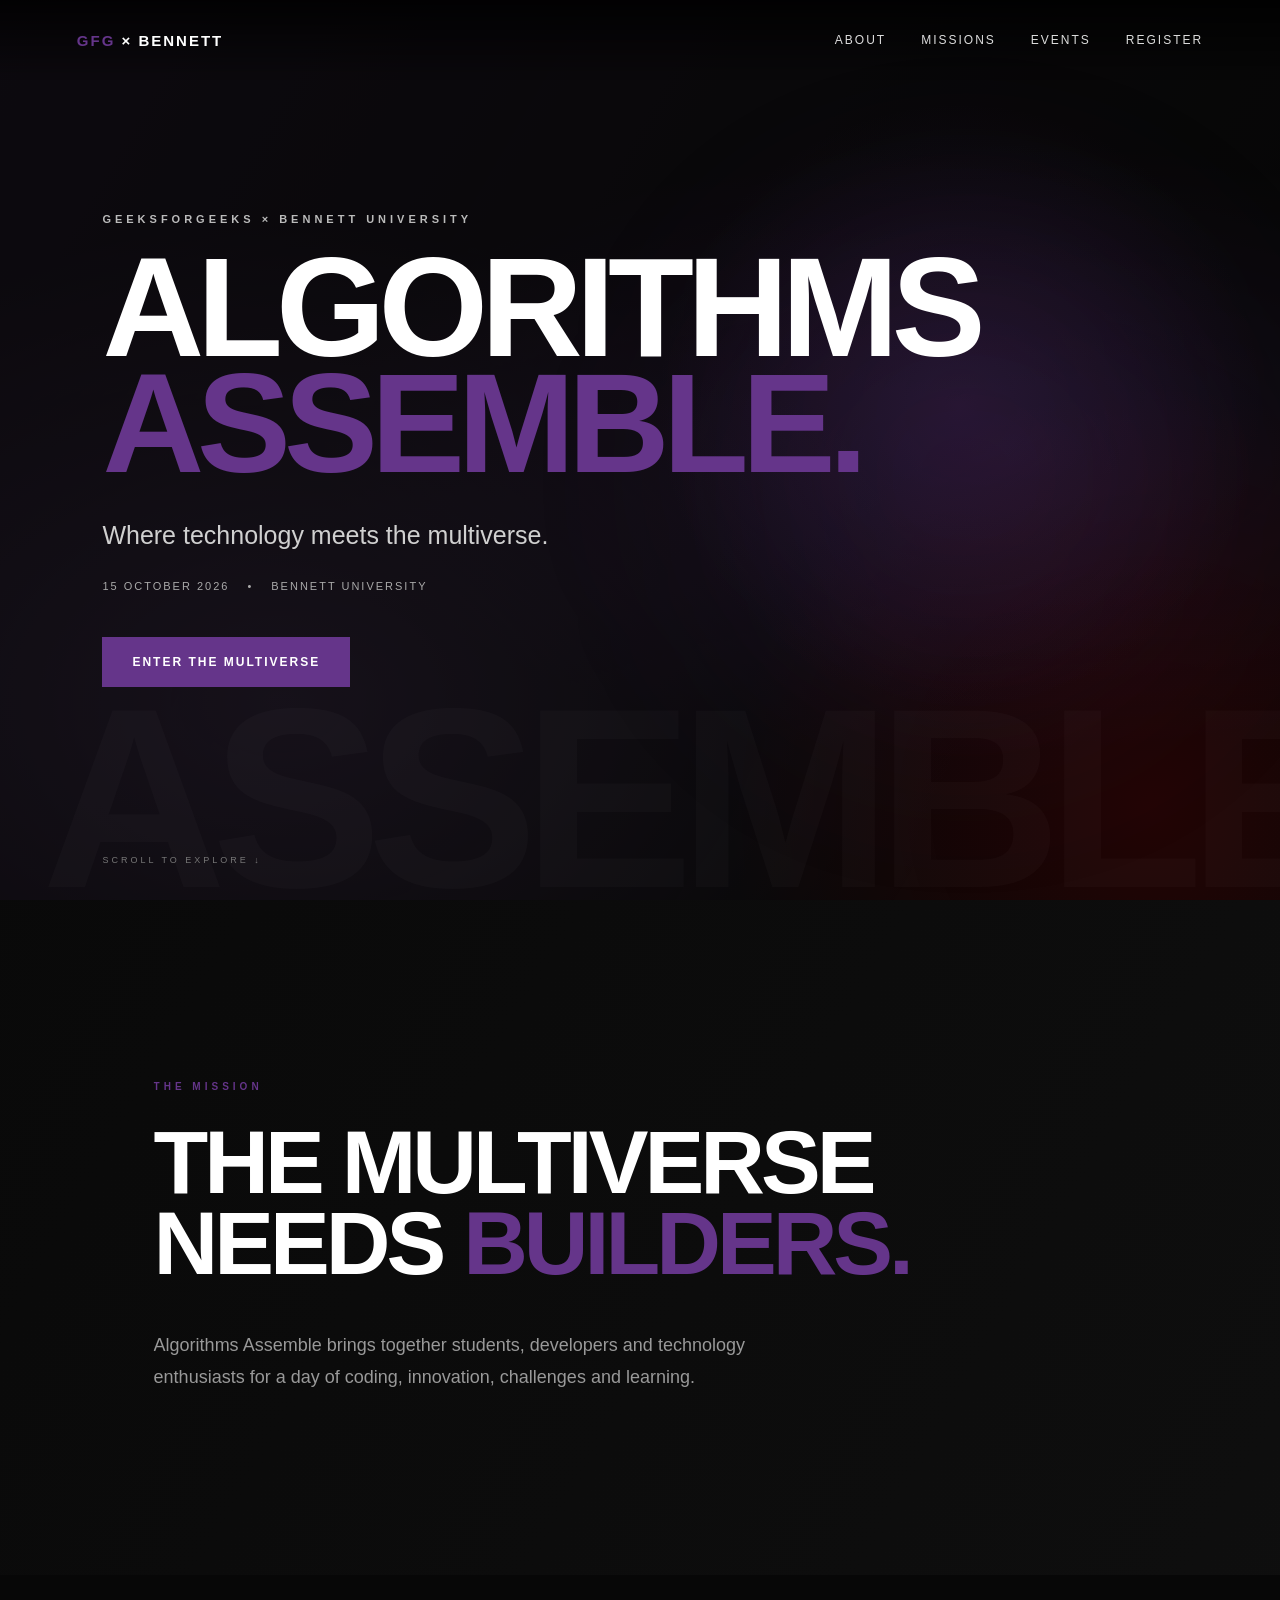
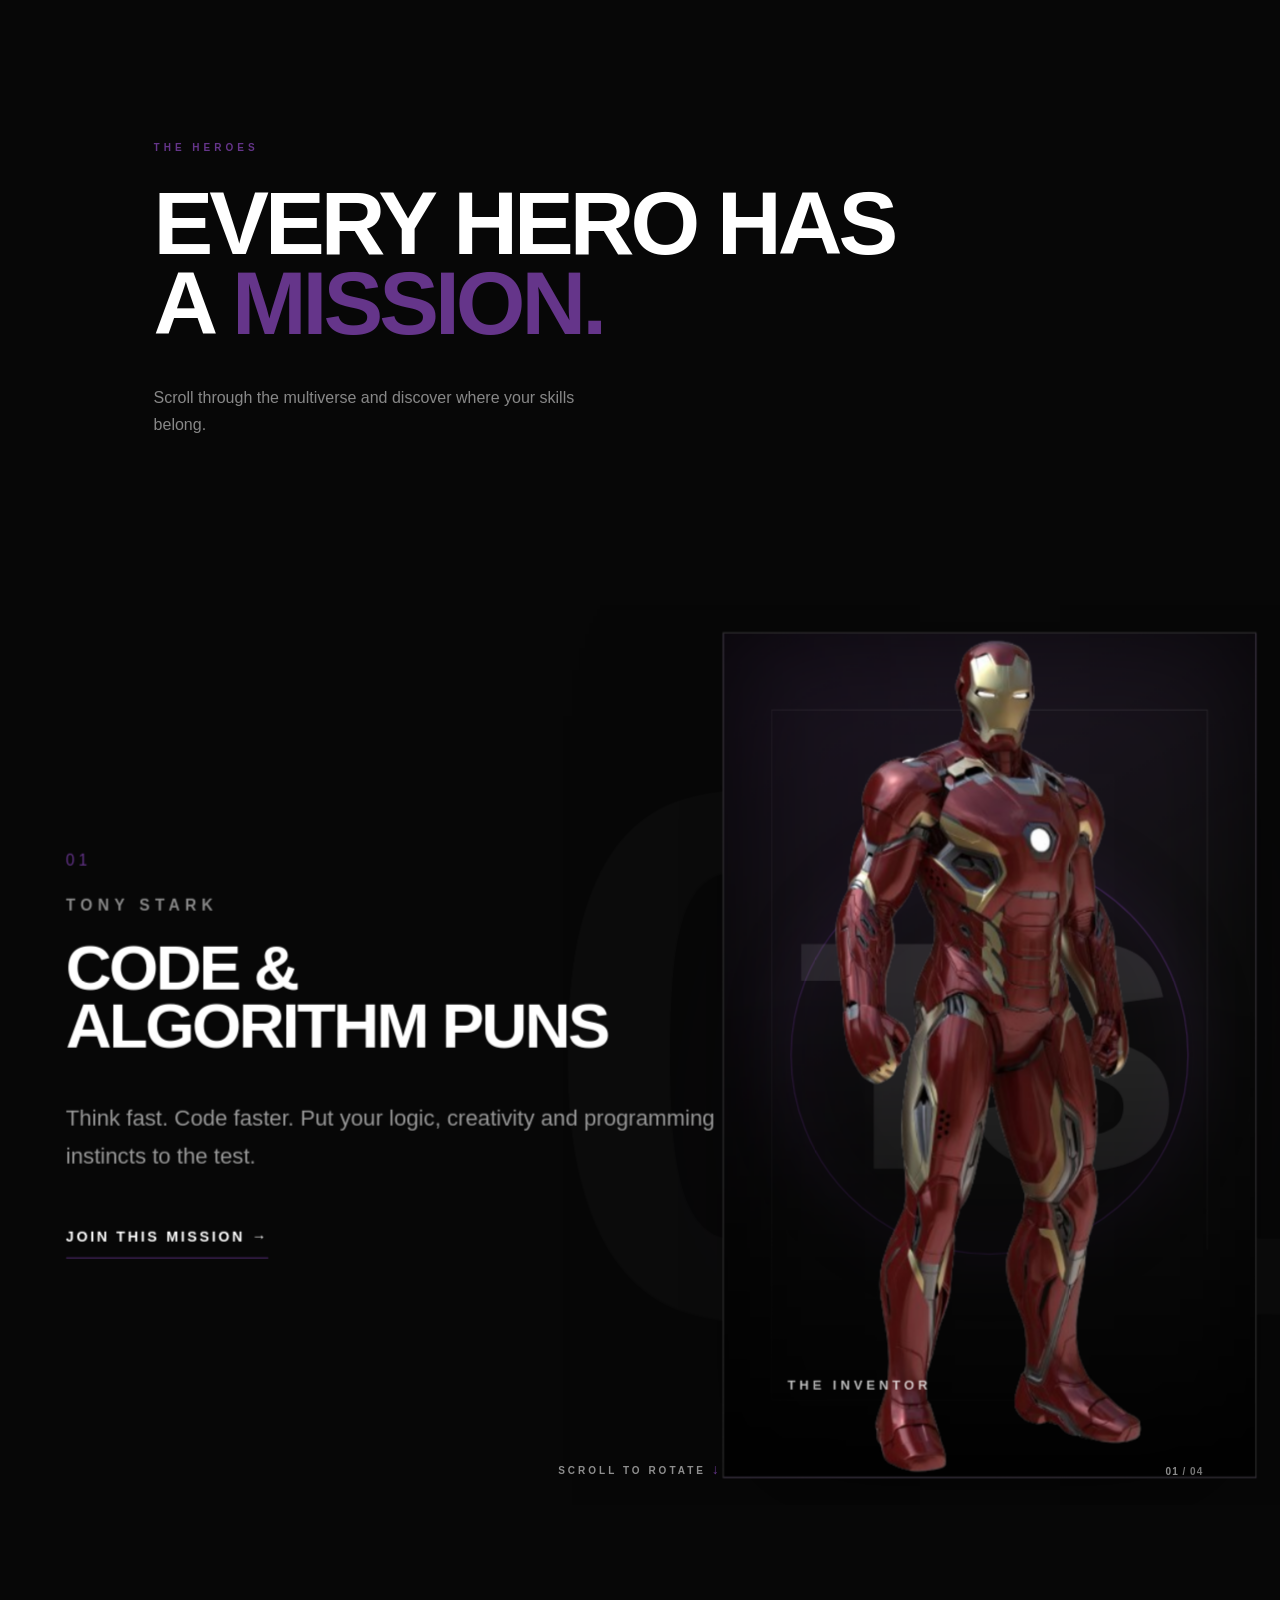
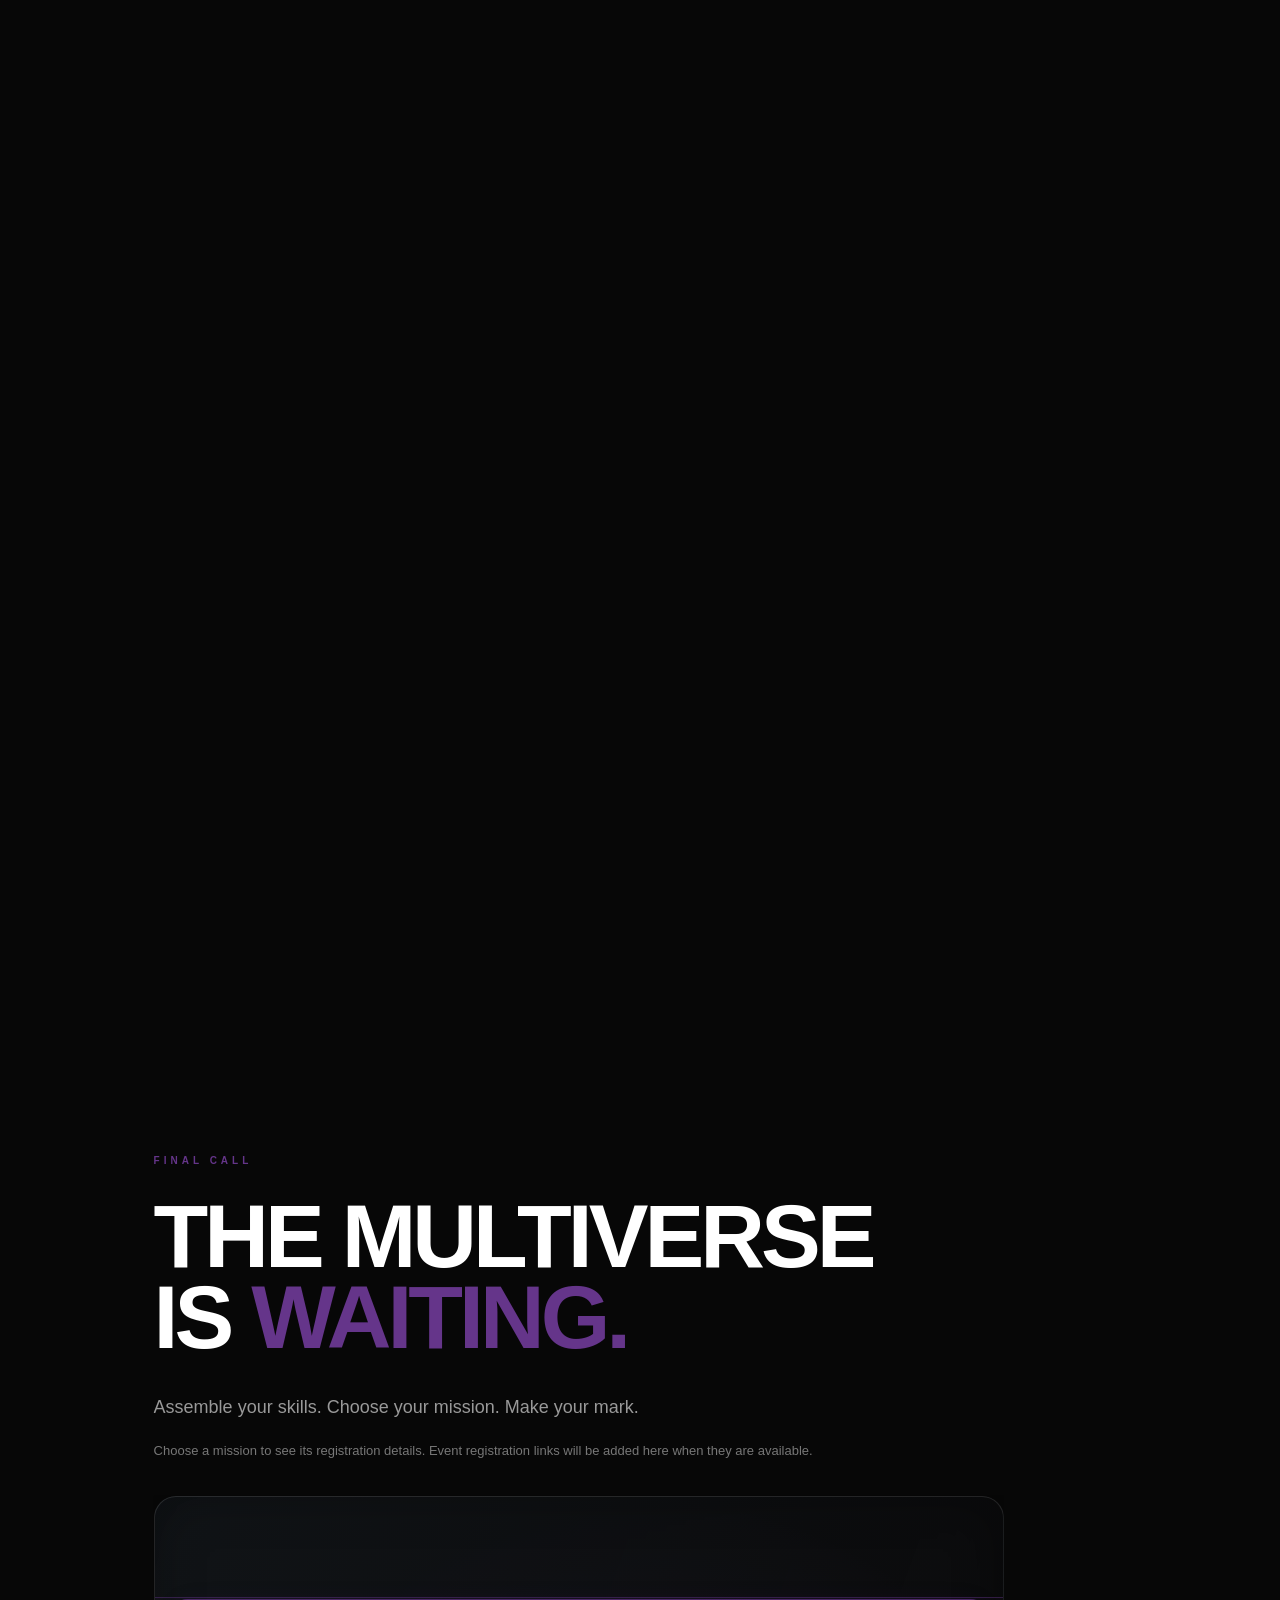
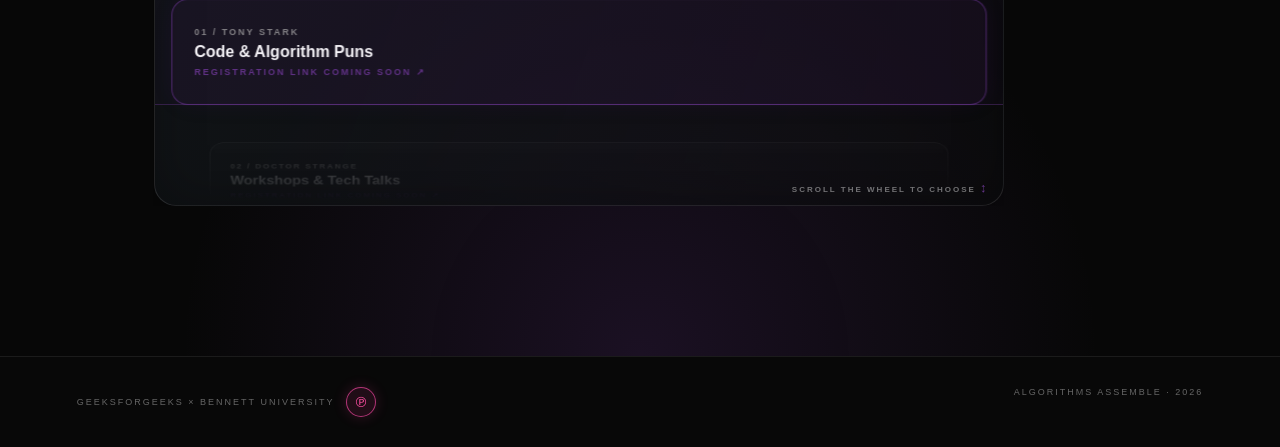
<file: index.html>
<!DOCTYPE html>
<html lang="en">
<head>
    <meta charset="UTF-8">
    <meta name="viewport" content="width=device-width, initial-scale=1.0">

    <title>Algorithms Assemble | GFG × Bennett</title>

    <link rel="stylesheet" href="style.css">
</head>

<body>

    <!-- A soft color glow that changes with the active hero mission. -->
    <div class="ambient-background" aria-hidden="true"></div>
    <div class="cursor-aura" aria-hidden="true"></div>

    <!-- NAVBAR -->
    <header class="navbar">
        <div class="logo">
            <span>GFG</span> × BENNETT
        </div>

        <nav>
            <a href="#about">About</a>
            <a href="#missions">Missions</a>
            <a href="events.html">Events</a>
            <a href="#register">Register</a>
        </nav>
    </header>


    <!-- HERO -->
    <section class="hero">

        <div class="hero-content">

            <p class="eyebrow">
                GEEKSFORGEEKS × BENNETT UNIVERSITY
            </p>

            <h1>
                ALGORITHMS<br>
                <span>ASSEMBLE.</span>
            </h1>

            <p class="hero-subtitle">
                Where technology meets the multiverse.
            </p>

            <div class="event-info">
                <span>15 OCTOBER 2026</span>
                <span>•</span>
                <span>BENNETT UNIVERSITY</span>
            </div>

            <a href="#about" class="hero-button">
                ENTER THE MULTIVERSE
            </a>

        </div>

        <div class="scroll-text">
            SCROLL TO EXPLORE ↓
        </div>

    </section>


    <!-- ABOUT -->
    <section class="about reveal" id="about" data-slide-reveal>

        <p class="section-label">THE MISSION</p>

        <h2>
            THE MULTIVERSE<br>
            NEEDS <span>BUILDERS.</span>
        </h2>

        <p class="about-description">
            Algorithms Assemble brings together students,
            developers and technology enthusiasts for a day
            of coding, innovation, challenges and learning.
        </p>

    </section>


    <!-- MISSIONS -->
    <section class="missions" id="missions" data-slide-reveal>

        <div class="missions-heading reveal">

            <p class="section-label">THE HEROES</p>

            <h2>
                EVERY HERO HAS<br>
                A <span>MISSION.</span>
            </h2>

            <p>
                Scroll through the multiverse and discover
                where your skills belong.
            </p>

        </div>

        <div class="wheel-scroll">
            <div class="wheel-sticky">
                <div class="wheel-cylinder">

        <!-- TONY -->
        <article class="mission wheel-panel" id="mission-tony">

            <div class="mission-art art-tony" aria-label="Tony Stark artwork">
                <span class="art-orbit"></span>
                <span class="art-initials" aria-hidden="true">TS</span>
                <img src="assets/heroes/tony-stark.png" alt="Tony Stark" loading="eager" decoding="async">
                <span class="art-caption">THE INVENTOR</span>
            </div>

            <div class="mission-content">

                <p class="hero-number">01</p>

                <p class="hero-name">TONY STARK</p>

                <h3>
                    CODE &<br>
                    ALGORITHM PUNS
                </h3>

                <p class="mission-description">
                    Think fast. Code faster. Put your logic,
                    creativity and programming instincts
                    to the test.
                </p>

                <a href="#register-tony" class="mission-button">
                    JOIN THIS MISSION →
                </a>

            </div>

        </article>


        <!-- STRANGE -->
        <article class="mission wheel-panel" id="mission-strange">

            <div class="mission-art art-strange" aria-label="Doctor Strange artwork">
                <span class="art-orbit"></span>
                <span class="art-initials" aria-hidden="true">DS</span>
                <img src="assets/heroes/doctor-strange.png" alt="Doctor Strange" loading="eager" decoding="async">
                <span class="art-caption">MASTER OF THE MYSTIC ARTS</span>
            </div>

            <div class="mission-content">

                <p class="hero-number">02</p>

                <p class="hero-name">DOCTOR STRANGE</p>

                <h3>
                    WORKSHOPS &<br>
                    TECH TALKS
                </h3>

                <p class="mission-description">
                    Explore AI/ML, Web Development, Cloud
                    and the technologies shaping the next
                    dimension.
                </p>

                <a href="#register-strange" class="mission-button">
                    JOIN THIS MISSION →
                </a>

            </div>

        </article>


        <!-- SPIDER-MAN -->
        <article class="mission wheel-panel" id="mission-peter">

            <div class="mission-art art-peter" aria-label="Peter Parker artwork">
                <span class="art-orbit"></span>
                <span class="art-initials" aria-hidden="true">PP</span>
                <img src="assets/heroes/peter-parker.png" alt="Peter Parker" loading="eager" decoding="async">
                <span class="art-caption">YOUR FRIENDLY NEIGHBORHOOD CODER</span>
            </div>

            <div class="mission-content">

                <p class="hero-number">03</p>

                <p class="hero-name">PETER PARKER</p>

                <h3>
                    HACKATHONS &<br>
                    DATA SCIENCE
                </h3>

                <p class="mission-description">
                    Build. Analyse. Experiment. Turn ideas
                    into solutions and compete with the best.
                </p>

                <a href="#register-peter" class="mission-button">
                    JOIN THIS MISSION →
                </a>

            </div>

        </article>


        <!-- THOR -->
        <article class="mission wheel-panel" id="mission-thor">

            <div class="mission-art art-thor" aria-label="Thor artwork">
                <span class="art-orbit"></span>
                <span class="art-initials" aria-hidden="true">TH</span>
                <img src="assets/heroes/thor.png" alt="Thor" loading="eager" decoding="async">
                <span class="art-caption">GOD OF THUNDER</span>
            </div>

            <div class="mission-content">

                <p class="hero-number">04</p>

                <p class="hero-name">THOR</p>

                <h3>
                    TECHNICAL<br>
                    QUIZZES
                </h3>

                <p class="mission-description">
                    Test your technical knowledge, challenge
                    your teammates and prove your worth.
                </p>

                <a href="#register-thor" class="mission-button">
                    JOIN THIS MISSION →
                </a>

            </div>

        </article>

                </div>
                <p class="wheel-hint" aria-hidden="true">SCROLL TO ROTATE <span>↓</span></p>
                <p class="wheel-counter" aria-live="polite">01 <span>/ 04</span></p>
            </div>
        </div>

    </section>


    <!-- REGISTER -->
    <section class="register reveal" id="register" data-slide-reveal>

        <p class="section-label">FINAL CALL</p>

        <h2>
            THE MULTIVERSE<br>
            IS <span>WAITING.</span>
        </h2>

        <p>
            Assemble your skills. Choose your mission.
            Make your mark.
        </p>

        <p class="registration-note">Choose a mission to see its registration details. Event registration links will be added here when they are available.</p>

        <div class="registration-wheel">
            <div class="registration-picker" id="registrationPicker" tabindex="0" aria-label="Scroll through the four mission links">
                <div class="registration-track">
                    <a class="registration-option" id="register-tony" href="#register-tony" aria-label="Tony Stark mission registration details"><span>01 / TONY STARK</span><strong>Code & Algorithm Puns</strong><em>REGISTRATION LINK COMING SOON ↗</em></a>
                    <a class="registration-option" id="register-strange" href="#register-strange" aria-label="Doctor Strange mission registration details"><span>02 / DOCTOR STRANGE</span><strong>Workshops & Tech Talks</strong><em>REGISTRATION LINK COMING SOON ↗</em></a>
                    <a class="registration-option" id="register-peter" href="#register-peter" aria-label="Peter Parker mission registration details"><span>03 / PETER PARKER</span><strong>Hackathons & Data Science</strong><em>REGISTRATION LINK COMING SOON ↗</em></a>
                    <a class="registration-option" id="register-thor" href="#register-thor" aria-label="Thor mission registration details"><span>04 / THOR</span><strong>Technical Quizzes</strong><em>REGISTRATION LINK COMING SOON ↗</em></a>
                </div>
            </div>
            <p class="registration-wheel-hint" aria-hidden="true">SCROLL THE WHEEL TO CHOOSE <span>↕</span></p>
        </div>

    </section>


    <!-- FOOTER -->
    <footer>

        <div class="footer-credit-line">
            <p>GEEKSFORGEEKS × BENNETT UNIVERSITY</p>
            <div class="creator-credit">
                <span class="creator-credit-details" id="creator-credit-details" hidden>Paras Gupta · S26CSEU2994</span>
                <button class="creator-credit-toggle" id="creator-credit-toggle" type="button" aria-label="Show creator details" aria-expanded="false" aria-controls="creator-credit-details">℗</button>
            </div>
        </div>

        <p>ALGORITHMS ASSEMBLE · 2026</p>

    </footer>


    <script src="script.js"></script>

</body>
</html>
</file>
<file: style.css>
/* ================================
   ALGORITHMS ASSEMBLE
   Main Styles
================================ */


/* ---------- RESET ---------- */

* {
    margin: 0;
    padding: 0;
    box-sizing: border-box;
}

html {
    scroll-behavior: smooth;
}

body {
    background: #080808;
    color: #ffffff;
    font-family: Arial, Helvetica, sans-serif;
    overflow-x: hidden;
}

/* The two color properties are registered so browsers can blend them smoothly. */
@property --ambient-primary {
    syntax: "<color>";
    inherits: true;
    initial-value: #65358a;
}

@property --ambient-secondary {
    syntax: "<color>";
    inherits: true;
    initial-value: #9870b8;
}

.ambient-background {
    position: fixed;
    z-index: 0;
    inset: 0;
    pointer-events: none;
    background:
        linear-gradient(120deg, color-mix(in srgb, var(--ambient-primary) 22%, transparent), transparent 78%),
        radial-gradient(ellipse at 78% 50%, color-mix(in srgb, var(--ambient-primary) 44%, transparent), transparent 48%),
        radial-gradient(ellipse at 22% 78%, color-mix(in srgb, var(--ambient-secondary) 34%, transparent), transparent 48%);
}

body > section,
body > footer {
    position: relative;
    z-index: 1;
}

a {
    color: inherit;
    text-decoration: none;
}


/* ---------- VARIABLES ---------- */

:root {
    --ambient-primary: #65358a;
    --ambient-secondary: #9870b8;
    --red: #65358a;
    --dark-red: #2d163e;
    --black: #080808;
    --soft-black: #101010;
    --white: #ffffff;
    --grey: #a0a0a0;
}


/* ---------- NAVBAR ---------- */

.navbar {
    position: fixed;
    top: 0;
    left: 0;

    width: 100%;
    height: 80px;

    padding: 0 6vw;

    display: flex;
    align-items: center;
    justify-content: space-between;

    z-index: 1000;

    background: linear-gradient(
        to bottom,
        rgba(0, 0, 0, 0.8),
        transparent
    );

    transition: 0.4s ease;
}

.logo {
    font-size: 15px;
    font-weight: 800;
    letter-spacing: 2px;
}

.logo span {
    color: var(--red);
}

.navbar nav {
    display: flex;
    gap: 35px;
}

.navbar nav a {
    position: relative;

    font-size: 12px;
    text-transform: uppercase;
    letter-spacing: 2px;

    color: #dddddd;

    transition: 0.3s ease;
}

.navbar nav a:hover {
    color: var(--red);
}

.navbar nav a::after {
    content: "";

    position: absolute;
    left: 0;
    bottom: -7px;

    width: 0;
    height: 1px;

    background: var(--red);

    transition: 0.3s ease;
}

.navbar nav a:hover::after {
    width: 100%;
}


/* ---------- HERO ---------- */

.hero {
    position: relative;

    min-height: 100vh;

    display: flex;
    align-items: center;

    padding: 120px 8vw;

    overflow: hidden;

    background:
        radial-gradient(
            circle at 75% 45%,
            rgba(101, 53, 138, 0.20),
            transparent 28%
        ),
        radial-gradient(
            circle at 90% 90%,
            rgba(120, 0, 0, 0.25),
            transparent 30%
        ),
        rgba(8, 8, 8, 0.72);
}


/* Giant background typography */

.hero::before {
    content: "ASSEMBLE";

    position: absolute;

    right: -5vw;
    bottom: -5vh;

    font-size: clamp(120px, 20vw, 330px);
    font-weight: 900;

    letter-spacing: -15px;

    color: rgba(255, 255, 255, 0.025);

    pointer-events: none;
}


/* Deep-purple cinematic glow */

.hero::after {
    content: "";

    position: absolute;

    width: 500px;
    height: 500px;

    right: 5%;
    top: 25%;

    background: rgba(101, 53, 138, 0.08);

    filter: blur(100px);

    border-radius: 50%;

    animation: pulseGlow 5s ease-in-out infinite;
}

@keyframes pulseGlow {

    0%, 100% {
        transform: scale(1);
        opacity: 0.5;
    }

    50% {
        transform: scale(1.25);
        opacity: 1;
    }
}


.hero-content {
    position: relative;

    max-width: 950px;

    z-index: 2;
}

.eyebrow {
    margin-bottom: 25px;

    font-size: 11px;
    font-weight: 700;

    letter-spacing: 4px;

    color: #bbbbbb;
}

.hero h1 {
    font-size: clamp(70px, 11vw, 170px);

    line-height: 0.82;

    letter-spacing: -7px;

    font-weight: 900;
}

.hero h1 span {
    color: var(--red);
}

.hero-subtitle {
    margin-top: 40px;

    font-size: clamp(18px, 2vw, 25px);

    color: #d0d0d0;

    max-width: 500px;
}

.event-info {
    display: flex;
    gap: 18px;

    margin-top: 30px;

    font-size: 11px;
    letter-spacing: 2px;

    color: #aaaaaa;
}

.hero-button {
    display: inline-block;

    margin-top: 45px;

    padding: 18px 30px;

    background: var(--red);

    font-size: 12px;
    font-weight: 800;

    letter-spacing: 2px;

    transition:
        transform 0.3s ease,
        box-shadow 0.3s ease,
        background 0.3s ease;
}

.hero-button:hover {
    transform: translateY(-5px);

    background: #8b5bb6;

    box-shadow:
        0 15px 40px rgba(101, 53, 138, 0.35);
}

.scroll-text {
    position: absolute;

    bottom: 35px;
    left: 8vw;

    font-size: 9px;

    letter-spacing: 3px;

    color: #777777;

    z-index: 3;

    animation: scrollPulse 2s infinite;
}

@keyframes scrollPulse {

    0%, 100% {
        opacity: 0.4;
    }

    50% {
        opacity: 1;
    }
}


/* ---------- ABOUT ---------- */

.about {
    position: relative;

    min-height: 75vh;

    padding: 150px 12vw;

    display: flex;
    flex-direction: column;
    justify-content: center;

    background:
        linear-gradient(
            120deg,
            rgba(10, 10, 10, 0.72),
            rgba(17, 17, 17, 0.72)
        );
}

.section-label {
    margin-bottom: 30px;

    font-size: 10px;
    font-weight: 800;

    letter-spacing: 4px;

    color: var(--red);
}

.about h2,
.missions-heading h2,
.register h2 {
    font-size: clamp(50px, 7vw, 105px);

    line-height: 0.9;

    letter-spacing: -4px;

    font-weight: 900;
}

.about h2 span,
.missions-heading h2 span,
.register h2 span {
    color: var(--red);
}

.about-description {
    max-width: 600px;

    margin-top: 45px;

    font-size: 18px;

    line-height: 1.8;

    color: #999999;
}


/* ---------- MISSIONS ---------- */

.missions {
    background: rgba(8, 8, 8, 0.35);
}

/* A long scroll track holds the 3D wheel in place while it turns. */
.wheel-scroll {
    position: relative;
    height: 400vh;
}

.wheel-sticky {
    position: sticky;
    top: 0;
    height: 100vh;
    overflow: hidden;
    perspective: 1500px;
    perspective-origin: 50% 50%;
}

.wheel-cylinder {
    --wheel-radius: min(39vh, 380px);
    position: absolute;
    top: 50%;
    left: 50%;
    width: min(82vw, 1100px);
    height: min(78vh, 760px);
    transform: translate(-50%, -50%) rotateX(var(--wheel-rotation, 0deg));
    transform-style: preserve-3d;
    will-change: transform;
}

.wheel-panel {
    position: absolute;
    inset: 0;
    width: 100%;
    height: 100%;
    min-height: 0;
    padding: 80px 8%;
    background: rgba(8, 8, 8, 0.82);
    border: 1px solid rgba(255, 255, 255, 0.12);
    backface-visibility: hidden;
    -webkit-backface-visibility: hidden;
    transform-style: preserve-3d;
}

.wheel-panel:nth-child(1) { transform: rotateX(0deg) translateZ(var(--wheel-radius)); }
.wheel-panel:nth-child(2) { transform: rotateX(-90deg) translateZ(var(--wheel-radius)); }
.wheel-panel:nth-child(3) { transform: rotateX(-180deg) translateZ(var(--wheel-radius)); }
.wheel-panel:nth-child(4) { transform: rotateX(-270deg) translateZ(var(--wheel-radius)); }

.wheel-hint,
.wheel-counter {
    position: absolute;
    z-index: 5;
    bottom: 28px;
    color: rgba(255, 255, 255, 0.55);
    font-size: 10px;
    font-weight: 800;
    letter-spacing: 3px;
}

.wheel-hint { left: 50%; transform: translateX(-50%); }
.wheel-hint span { color: var(--red); font-size: 14px; }
.wheel-counter { right: 6vw; letter-spacing: 1px; }
.wheel-counter span { color: #777; }

.missions-heading {
    min-height: 70vh;

    padding: 150px 12vw;

    display: flex;
    flex-direction: column;
    justify-content: center;
}

.missions-heading > p:last-child {
    max-width: 450px;

    margin-top: 40px;

    color: #888888;

    line-height: 1.7;
}


/* ---------- MISSION CARD ---------- */

.mission {
    position: relative;

    min-height: 100vh;

    display: flex;
    align-items: center;

    padding: 100px 12vw;

    overflow: hidden;

    border-top: 1px solid rgba(255, 255, 255, 0.08);

    background: rgba(8, 8, 8, 0.78);
    transition: background-color 1.2s ease;
}


/* Large number */

.mission::before {
    content: "";

    position: absolute;

    right: -3vw;
    top: 50%;

    transform: translateY(-50%);

    font-size: 45vw;
    font-weight: 900;

    line-height: 1;

    color: rgba(255, 255, 255, 0.02);

    pointer-events: none;
}

.wheel-panel:nth-child(1)::before {
    content: "01";
}

.wheel-panel:nth-child(2)::before {
    content: "02";
}

.wheel-panel:nth-child(3)::before {
    content: "03";
}

.wheel-panel:nth-child(4)::before {
    content: "04";
}


/* Purple cinematic side light */

.mission::after {
    content: "";

    position: absolute;

    right: 10%;
    top: 20%;

    width: 300px;
    height: 60%;

    background: linear-gradient(
        to bottom,
        transparent,
        rgba(101, 53, 138, 0.12),
        transparent
    );

    filter: blur(50px);

    transform: rotate(15deg);

    pointer-events: none;
}

.mission-content {
    position: relative;

    max-width: 650px;

    z-index: 2;
    width: min(54%, 650px);
}

.mission.wheel-panel .mission-content {
    width: min(58%, 650px);
}

.mission.wheel-panel h3 {
    font-size: clamp(40px, 3.8vw, 58px);
    letter-spacing: -2px;
}

.mission.wheel-panel .mission-art {
    right: 4vw;
    width: 32vw;
}

.hero-number {
    margin-bottom: 20px;

    font-size: 12px;

    color: var(--red);

    letter-spacing: 3px;
}

.hero-name {
    margin-bottom: 20px;

    font-size: 12px;
    font-weight: 800;

    letter-spacing: 4px;

    color: #888888;
}

.mission h3 {
    font-size: clamp(50px, 7vw, 105px);

    line-height: 0.9;

    letter-spacing: -4px;

    font-weight: 900;
}

.mission-description {
    max-width: 500px;

    margin-top: 35px;

    font-size: 17px;

    line-height: 1.7;

    color: #999999;
}

.mission-button {
    display: inline-block;

    margin-top: 40px;

    padding-bottom: 10px;

    border-bottom: 1px solid var(--red);

    font-size: 11px;
    font-weight: 800;

    letter-spacing: 2px;

    transition: 0.3s ease;
}

.mission-button:hover {
    color: var(--red);

    padding-left: 10px;
}


/* Different hero atmospheres */

.mission:nth-child(3) {
    background: rgba(8, 8, 8, 0.78);
}

.mission:nth-child(4) {
    background: rgba(8, 8, 8, 0.78);
}

.mission:nth-child(5) {
    background: rgba(8, 8, 8, 0.78);
}

/* Keep each hero as one clean face on the rotating wheel. */
.mission.wheel-panel {
    position: absolute;
    min-height: 0;
    padding: 80px 8%;
    background: rgba(8, 8, 8, 0.82);
    border: 1px solid rgba(255, 255, 255, 0.12);
    border-radius: 32px;
    box-shadow: inset 0 0 0 1px rgba(255, 255, 255, 0.025), 0 24px 80px rgba(0, 0, 0, 0.35);
    transition: none;
}


/* ---------- REGISTER ---------- */

.register {
    min-height: 80vh;

    padding: 150px 12vw;

    display: flex;
    flex-direction: column;
    justify-content: center;

    background:
        radial-gradient(
            circle at 50% 100%,
            rgba(101, 53, 138, 0.22),
            transparent 40%
        ),
        rgba(8, 8, 8, 0.72);
}

.register > p:nth-of-type(2) {
    max-width: 500px;

    margin-top: 35px;

    color: #999999;

    font-size: 18px;

    line-height: 1.7;
}

.register-button {
    display: inline-block;

    width: fit-content;

    margin-top: 45px;

    padding: 20px 35px;

    background: var(--red);

    font-size: 12px;
    font-weight: 800;

    letter-spacing: 2px;

    transition: 0.3s ease;
}

.register-button:hover {
    transform: translateY(-5px);

    background: #8b5bb6;

    box-shadow:
        0 15px 50px rgba(101, 53, 138, 0.4);
}


/* ---------- HERO ART PANELS ---------- */

.mission { isolation: isolate; }

.mission-art {
    position: absolute;
    z-index: 1;
    top: 50%;
    right: 9vw;
    width: min(36vw, 470px);
    height: min(72vh, 650px);
    min-height: 420px;
    transform: translateY(-50%);
    display: grid;
    place-items: center;
    overflow: hidden;
    border: 1px solid rgba(255, 255, 255, 0.12);
    background: linear-gradient(150deg, rgba(101, 53, 138, 0.2), rgba(7, 7, 7, 0.15) 55%), #111;
    box-shadow: inset 0 0 90px rgba(0, 0, 0, 0.72), 0 30px 100px rgba(0, 0, 0, 0.35);
}

.mission-art::before {
    content: "";
    position: absolute;
    inset: 9%;
    border: 1px solid rgba(255, 255, 255, 0.1);
    clip-path: polygon(0 0, 100% 0, 100% 78%, 78% 100%, 0 100%);
}

.mission-art::after {
    content: "";
    position: absolute;
    inset: 0;
    background: linear-gradient(0deg, rgba(0, 0, 0, 0.9), transparent 58%), linear-gradient(90deg, rgba(0, 0, 0, 0.25), transparent 50%);
    pointer-events: none;
}

.mission-art img {
    position: absolute;
    z-index: 1;
    inset: 0;
    width: 100%;
    height: 100%;
    object-fit: contain;
    object-position: center bottom;
    opacity: 0;
    transform: translateY(52px) scale(0.96);
    transform-origin: center bottom;
    transition: opacity 850ms ease, transform 850ms cubic-bezier(0.2, 0.7, 0.2, 1);
}

.mission.is-active .mission-art img {
    opacity: 1;
    transform: translateY(0) scale(1);
    transition-delay: 140ms;
}

.art-orbit {
    position: absolute;
    width: 75%;
    aspect-ratio: 1;
    border: 1px solid rgba(101, 53, 138, 0.5);
    border-radius: 50%;
    box-shadow: 0 0 55px rgba(101, 53, 138, 0.18), inset 0 0 55px rgba(101, 53, 138, 0.1);
}

.art-initials {
    color: rgba(255, 255, 255, 0.11);
    font-size: clamp(120px, 20vw, 250px);
    font-weight: 900;
    letter-spacing: -0.1em;
    transform: translateX(-0.05em);
}

.art-caption {
    position: absolute;
    z-index: 2;
    right: 12%;
    bottom: 10%;
    left: 12%;
    font-size: 10px;
    font-weight: 800;
    letter-spacing: 3px;
    color: rgba(255, 255, 255, 0.75);
}

.art-strange { background-color: #100c1b; }
.art-strange .art-orbit { border-color: rgba(155, 107, 255, 0.55); box-shadow: 0 0 55px rgba(127, 74, 255, 0.22); }
.art-peter { background-color: #10111a; }
.art-peter .art-orbit { border-color: rgba(49, 116, 221, 0.55); box-shadow: 0 0 55px rgba(49, 116, 221, 0.22); }
.art-thor { background-color: #17120b; }
.art-thor .art-orbit { border-color: rgba(240, 187, 72, 0.55); box-shadow: 0 0 55px rgba(240, 187, 72, 0.2); }

/* ---------- SCROLL REVEALS ---------- */

.about[data-slide-reveal] > *,
.register[data-slide-reveal] > *,
.missions-heading > *,
.mission-content > * {
    opacity: 0;
    translate: 0 42px;
    clip-path: inset(0 100% 0 0);
    transition: opacity .55s ease, translate .7s cubic-bezier(.2, .75, .25, 1), clip-path .75s cubic-bezier(.2, .75, .25, 1);
}

.about.is-slide-visible > *,
.register.is-slide-visible > *,
.missions.is-slide-visible .missions-heading > *,
.wheel-panel.is-active .mission-content > * {
    opacity: 1;
    translate: 0 0;
    clip-path: inset(0);
}

/* Stagger each line from left to right as the next section rises into view. */
.about[data-slide-reveal] > *:nth-child(2),
.register[data-slide-reveal] > *:nth-child(2),
.missions-heading > *:nth-child(2),
.mission-content > *:nth-child(2) { transition-delay: 90ms; }
.about[data-slide-reveal] > *:nth-child(3),
.register[data-slide-reveal] > *:nth-child(3),
.missions-heading > *:nth-child(3),
.mission-content > *:nth-child(3) { transition-delay: 180ms; }
.register[data-slide-reveal] > *:nth-child(4),
.mission-content > *:nth-child(4) { transition-delay: 270ms; }
.register[data-slide-reveal] > *:nth-child(5),
.mission-content > *:nth-child(5) { transition-delay: 360ms; }
.mission-content > *:nth-child(6) { transition-delay: 450ms; }

.reveal { opacity: 0; transform: translateY(34px); transition: opacity 700ms ease, transform 700ms ease; }
.reveal.is-visible { opacity: 1; transform: translateY(0); }
.mission.reveal { transform: translateY(34px); }
.mission.reveal.is-visible { transform: translateY(0); }

/* ---------- REGISTRATION OPTIONS ---------- */

.register .registration-note { margin-top: 18px; color: #777; font-size: 13px; line-height: 1.6; }
.registration-wheel {
    position: relative;
    width: min(850px, 100%);
    height: 310px;
    margin-top: 34px;
    overflow: hidden;
    border: 1px solid rgba(255, 255, 255, 0.1);
    border-radius: 22px;
    background: linear-gradient(110deg, rgba(20, 24, 28, 0.78), rgba(16, 16, 18, 0.56));
    perspective: 900px;
    box-shadow: inset 0 0 50px rgba(0, 0, 0, 0.28), 0 20px 60px rgba(0, 0, 0, 0.22);
}

.registration-wheel::before {
    content: "";
    position: absolute;
    z-index: 2;
    top: 50%;
    right: 0;
    left: 0;
    height: 106px;
    transform: translateY(-50%);
    border-top: 1px solid rgba(101, 53, 138, 0.42);
    border-bottom: 1px solid rgba(101, 53, 138, 0.42);
    background: rgba(101, 53, 138, 0.045);
    pointer-events: none;
}

.registration-picker {
    position: absolute;
    inset: 0;
    overflow-x: hidden;
    overflow-y: auto;
    padding: 102px 0;
    scrollbar-width: none;
    overscroll-behavior: contain;
    scroll-snap-type: y mandatory;
    scroll-padding-block: 102px;
    transform-style: preserve-3d;
    mask-image: linear-gradient(to bottom, transparent, #000 22%, #000 78%, transparent);
}

.registration-picker::-webkit-scrollbar { display: none; }
.registration-picker:focus-visible { outline: 2px solid rgba(255, 255, 255, 0.5); outline-offset: 4px; }
.registration-track { transform-style: preserve-3d; }

.registration-option {
    position: relative;
    display: flex;
    flex-direction: column;
    justify-content: center;
    gap: 6px;
    height: 106px;
    margin: 0 16px;
    padding: 14px 22px;
    border: 1px solid rgba(255, 255, 255, 0.13);
    border-radius: 16px;
    background: rgba(255, 255, 255, 0.035);
    text-decoration: none;
    transform-style: preserve-3d;
    transform-origin: center center;
    scroll-snap-align: center;
    transition: border-color 180ms ease, background-color 180ms ease, box-shadow 180ms ease;
    backface-visibility: hidden;
    will-change: transform, opacity;
}

.registration-option:hover,
.registration-option:focus-visible,
.registration-option:target,
.registration-option.is-selected {
    border-color: rgba(101, 53, 138, 0.75);
    background: rgba(101, 53, 138, 0.09);
    box-shadow: 0 0 28px rgba(101, 53, 138, 0.1);
}

.registration-option:focus-visible { outline: 2px solid #fff; outline-offset: -4px; }
.registration-option span, .registration-option em { color: #888; font-size: 9px; font-style: normal; font-weight: 800; letter-spacing: 2px; }
.registration-option strong { color: #fff; font-size: 16px; }
.registration-option em { color: var(--red); }

.registration-wheel-hint {
    position: absolute;
    z-index: 3;
    right: 14px;
    bottom: 10px;
    color: rgba(255, 255, 255, 0.42);
    font-size: 8px;
    font-weight: 800;
    letter-spacing: 2px;
    pointer-events: none;
}

.registration-wheel-hint span { color: var(--red); font-size: 13px; }

/* ---------- FOOTER ---------- */

footer {
    padding: 30px 6vw;

    display: flex;
    justify-content: space-between;

    border-top: 1px solid rgba(255, 255, 255, 0.08);

    color: #666666;

    font-size: 9px;

    letter-spacing: 2px;
}

.creator-credit {
    display: flex;
    align-items: center;
    justify-content: flex-end;
    gap: 12px;
    letter-spacing: 0;
}

.footer-credit-line {
    display: flex;
    align-items: center;
    gap: 12px;
}

.creator-credit-details {
    color: #ffd1e8;
    font-size: 10px;
    letter-spacing: 1px;
    white-space: nowrap;
}

.creator-credit-toggle {
    display: grid;
    width: 30px;
    height: 30px;
    place-items: center;
    border: 1px solid rgba(255, 75, 170, 0.65);
    border-radius: 50%;
    color: #ff4fa3;
    background: rgba(255, 64, 160, 0.1);
    box-shadow: 0 0 14px rgba(255, 64, 160, 0.18);
    font: inherit;
    font-size: 14px;
    cursor: pointer;
    transition: color .2s ease, border-color .2s ease, background .2s ease;
}

.creator-credit-toggle:hover,
.creator-credit-toggle:focus-visible,
.creator-credit-toggle[aria-expanded="true"] {
    border-color: #ff4fa3;
    color: #fff;
    background: rgba(255, 64, 160, 0.22);
    box-shadow: 0 0 20px rgba(255, 64, 160, 0.42);
    outline: none;
}


/* ---------- MOBILE ---------- */

@media (max-width: 768px) {

    .navbar {
        height: 65px;

        padding: 0 5vw;
    }

    .navbar nav {
        gap: 15px;
    }

    .navbar nav a {
        font-size: 9px;
        letter-spacing: 1px;
    }

    .hero {
        padding: 100px 7vw;
    }

    .hero h1 {
        font-size: clamp(60px, 16vw, 110px);

        letter-spacing: -4px;
    }

    .event-info {
        flex-wrap: wrap;

        font-size: 9px;
    }

    .about,
    .missions-heading,
    .register {
        padding: 100px 7vw;
    }

    .about h2,
    .missions-heading h2,
    .register h2 {
        font-size: clamp(45px, 13vw, 80px);

        letter-spacing: -3px;
    }

    .wheel-cylinder { --wheel-radius: 43vh; width: 86vw; height: 86vh; }
    .wheel-panel { padding: 70px 7vw; }
    .mission { min-height: 0; padding: 70px 7vw; align-items: flex-end; }
    .mission.wheel-panel { padding: 70px 7vw; }

    .mission-art { top: 6%; right: 7vw; width: 70vw; height: 43vh; min-height: 240px; transform: none; }
    .mission-content { width: 100%; padding-top: 39vh; }
    .mission.wheel-panel .mission-art { right: 7vw; width: 70vw; }
    .mission.wheel-panel .mission-content { width: 100%; }

    .mission h3 {
        font-size: clamp(45px, 13vw, 80px);

        letter-spacing: -3px;
    }

    footer {
        flex-direction: column;
        align-items: flex-start;

        gap: 12px;

        padding: 25px 7vw;
    }

    .footer-credit-line { flex-wrap: wrap; }
    .creator-credit { justify-content: flex-start; }

    .mission.wheel-panel h3 { font-size: clamp(38px, 10vw, 58px); letter-spacing: -2px; }

    .registration-wheel { height: 260px; border-radius: 18px; }
    .registration-picker { padding: 84px 0; scroll-padding-block: 84px; }
    .registration-option { height: 92px; margin: 0 8px; padding: 12px 16px; }
    .registration-wheel::before { height: 92px; }
    .registration-option strong { font-size: 14px; }
    .registration-option span, .registration-option em { font-size: 8px; letter-spacing: 1.5px; }
    .registration-wheel-hint { font-size: 7px; }

}

@media (prefers-reduced-motion: reduce) {
    html { scroll-behavior: auto; }
    *, *::before, *::after { animation-duration: 0.01ms !important; transition-duration: 0.01ms !important; }
    .about[data-slide-reveal] > *, .register[data-slide-reveal] > *, .missions-heading > *, .mission-content > * { opacity: 1; translate: none; clip-path: none; }
    .reveal, .mission.reveal { opacity: 1; transform: none; }
    .mission-art img { opacity: 1; transform: none; transition: none; }
    .wheel-scroll { height: auto; }
    .wheel-sticky { position: relative; top: auto; height: auto; overflow: visible; perspective: none; }
    .wheel-cylinder { position: relative; top: auto; left: auto; width: 100%; height: auto; margin: 0 auto; transform: none; transform-style: flat; display: flex; flex-direction: column; gap: 20px; }
    .wheel-panel { position: relative; inset: auto; width: 100%; height: auto; min-height: 90vh; transform: none !important; backface-visibility: visible; }
    .wheel-hint, .wheel-counter { position: relative; inset: auto; display: block; margin: 18px auto; text-align: center; transform: none; }
    .registration-wheel { height: auto; overflow: visible; perspective: none; border: 0; background: none; box-shadow: none; }
    .registration-wheel::before, .registration-wheel-hint { display: none; }
    .registration-picker { position: relative; overflow: visible; padding: 0; mask-image: none; scroll-snap-type: none; }
    .registration-track { display: flex; flex-direction: column; gap: 10px; }
    .registration-option { height: auto; min-height: 100px; margin: 0; transform: none !important; opacity: 1 !important; filter: none !important; }
}

@media (hover: hover) and (pointer: fine) and (prefers-reduced-motion: no-preference) {
    .cursor-aura {
        position: fixed;
        z-index: 1900;
        top: 0;
        left: 0;
        width: 92px;
        height: 92px;
        border-radius: 50%;
        opacity: 0;
        pointer-events: none;
        background: radial-gradient(circle, rgba(140, 220, 255, 0.2) 0%, rgba(70, 160, 255, 0.1) 34%, transparent 72%);
        mix-blend-mode: screen;
        transform: translate3d(var(--cursor-x, -200px), var(--cursor-y, -200px), 0) translate(-50%, -50%);
        transition: opacity 180ms ease;
    }

    .cursor-aura.is-visible { opacity: 1; }

    .code-trail {
        position: fixed;
        z-index: 1899;
        pointer-events: none;
        color: #ffffff;
        font-family: Consolas, "Courier New", monospace;
        font-size: 13px;
        font-weight: 700;
        letter-spacing: 0;
        text-shadow: 0 0 8px rgba(255, 255, 255, 0.9);
        white-space: nowrap;
        animation: codeTrailFade 2s ease-out forwards;
    }

    @keyframes codeTrailFade {
        0% { opacity: 0; transform: translate(-50%, -50%) scale(0.82); }
        12% { opacity: 0.9; }
        100% { opacity: 0; transform: translate(calc(-50% + 12px), calc(-50% - 38px)) scale(0.7); }
    }
}
</file>
